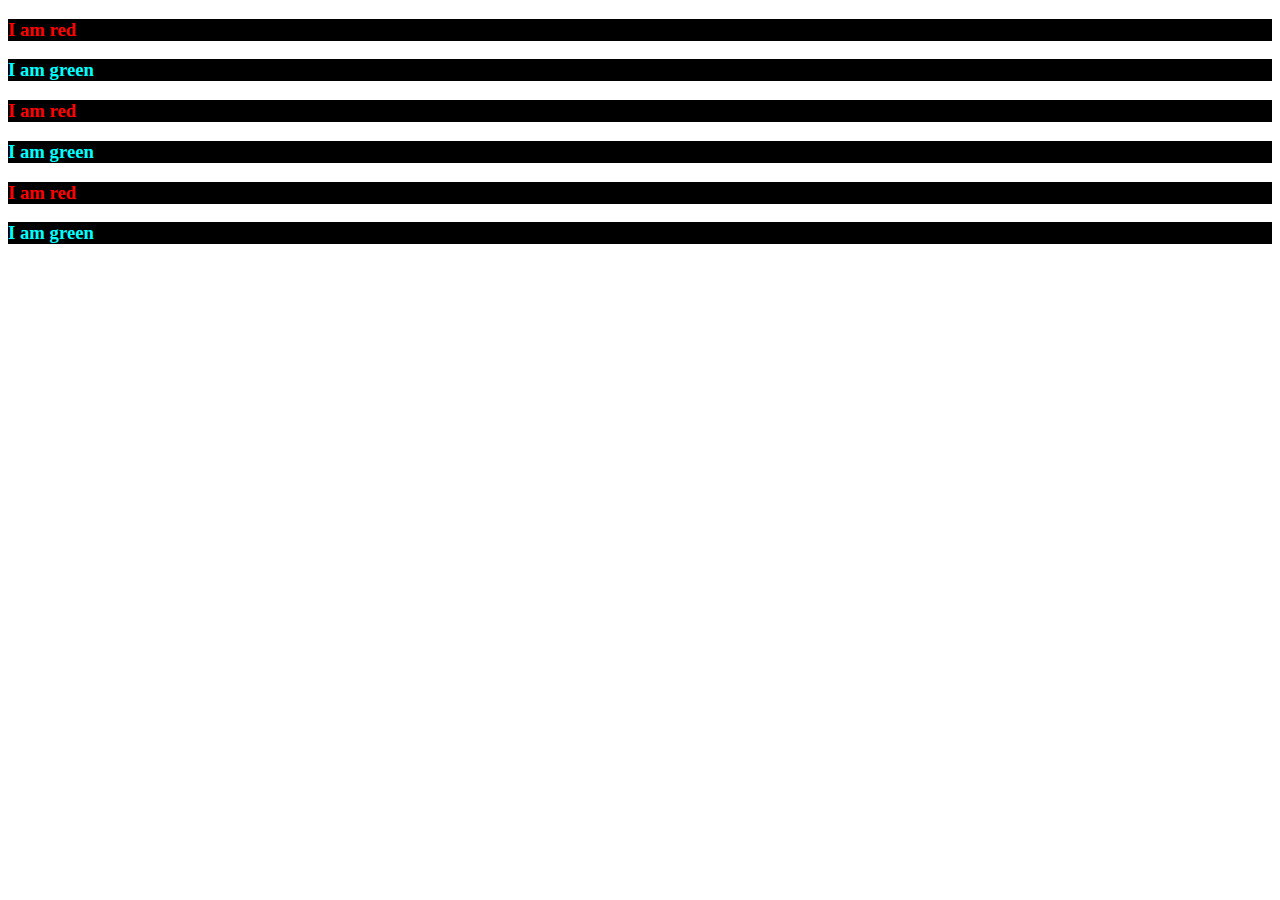
<file: classSelector/index.html>
<!DOCTYPE html>
<html lang="en">
<head>
    <meta charset="UTF-8">
    <meta name="viewport" content="width=device-width, initial-scale=1.0">
    <title>Document</title>
    <link rel="stylesheet" href="./index.css"/>
</head>
<body>
    <h3 class="red">I am red</h3>
    <h3 class="green">I am green</h3>
    <h3 class="red">I am red</h3>
    <h3 class="green">I am green</h3>
    <h3 class="red">I am red</h3>
    <h3 class="green">I am green</h3>
</body>
</html>
</file>
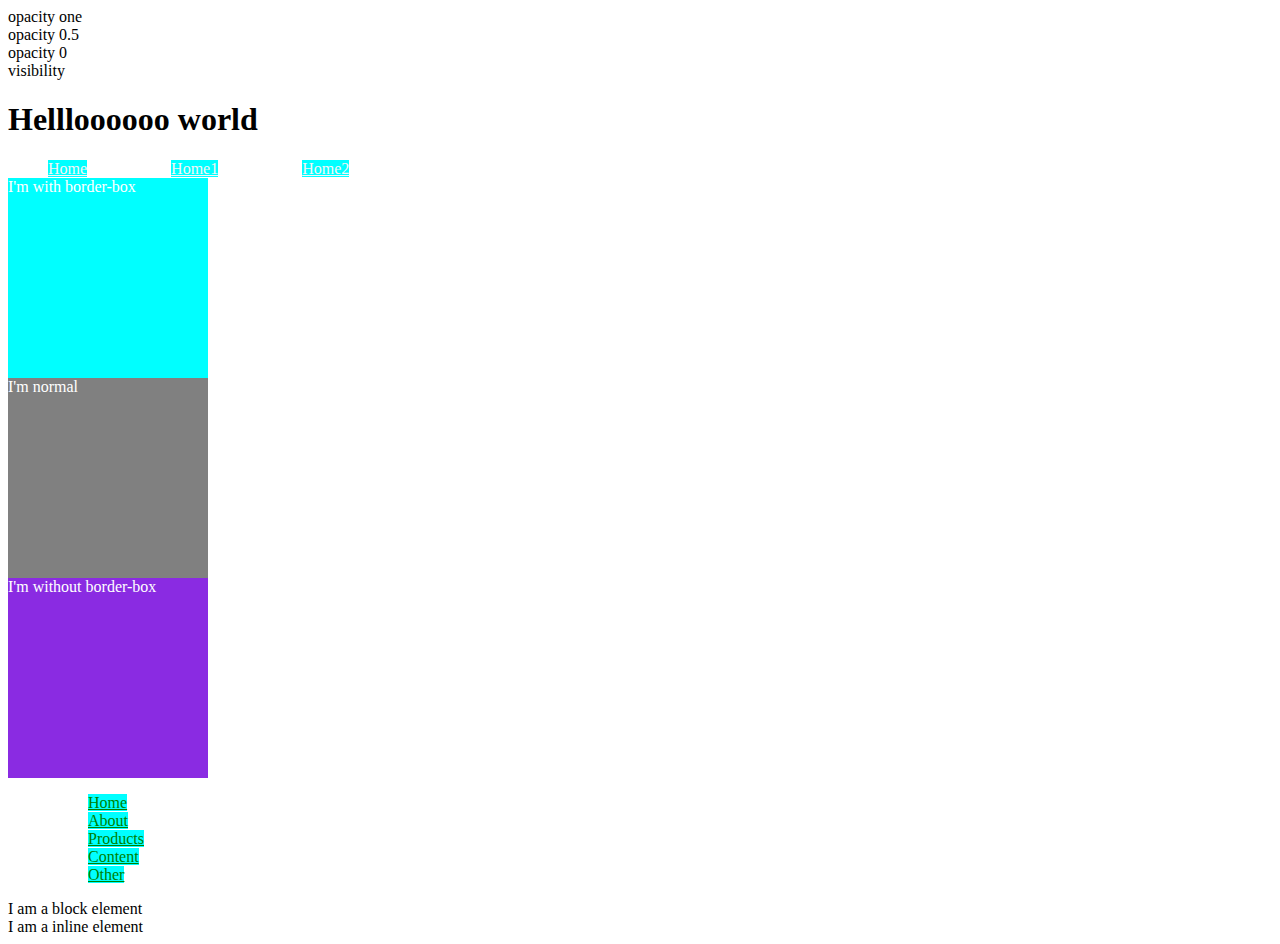
<file: DisplayProperties/index.html>
<!DOCTYPE html>
<html lang="en">
<head>
    <meta charset="UTF-8">
    <meta name="viewport" content="width=device-width, initial-scale=1.0">
    <title>Display property</title>
    <link rel="stylesheet" href="./index.css"/>
</head>
<body>

    <!-- Display;none, Opacity, visibility-->
    <div class="none">none</div>
    <div class="opacity-1">opacity one</div>
    <div class="opacity-5">opacity 0.5</div>
    <div class="opcaity-0">opacity 0</div>
    <div class="visibility">visibility</div>

    <!-- Display inline-block -->
    <h1>Hellloooooo world</h1>
    <a href="#">Home</a>
    <a href="#">Home1</a>
    <a href="#">Home2</a>

    <!-- border box -->
    <div class="box-1">I'm with border-box</div>
    <div class="box-2">I'm normal</div>
    <div class="box-3">I'm without border-box</div>

    <!-- for Navbar property-->
    <ul class="navbar">
        <li><a href="#">Home</a></li>
        <li><a href="#">About</a></li>
        <li><a href="#">Products</a></li>
        <li><a href="#">Content</a></li>
        <a href="#">Other</a>
    </ul>

    <!-- For inline and block property-->
    <div class="block">I am a block element</div>
    <span class="inline">I am a inline element</span>
</body>
</html>
</file>
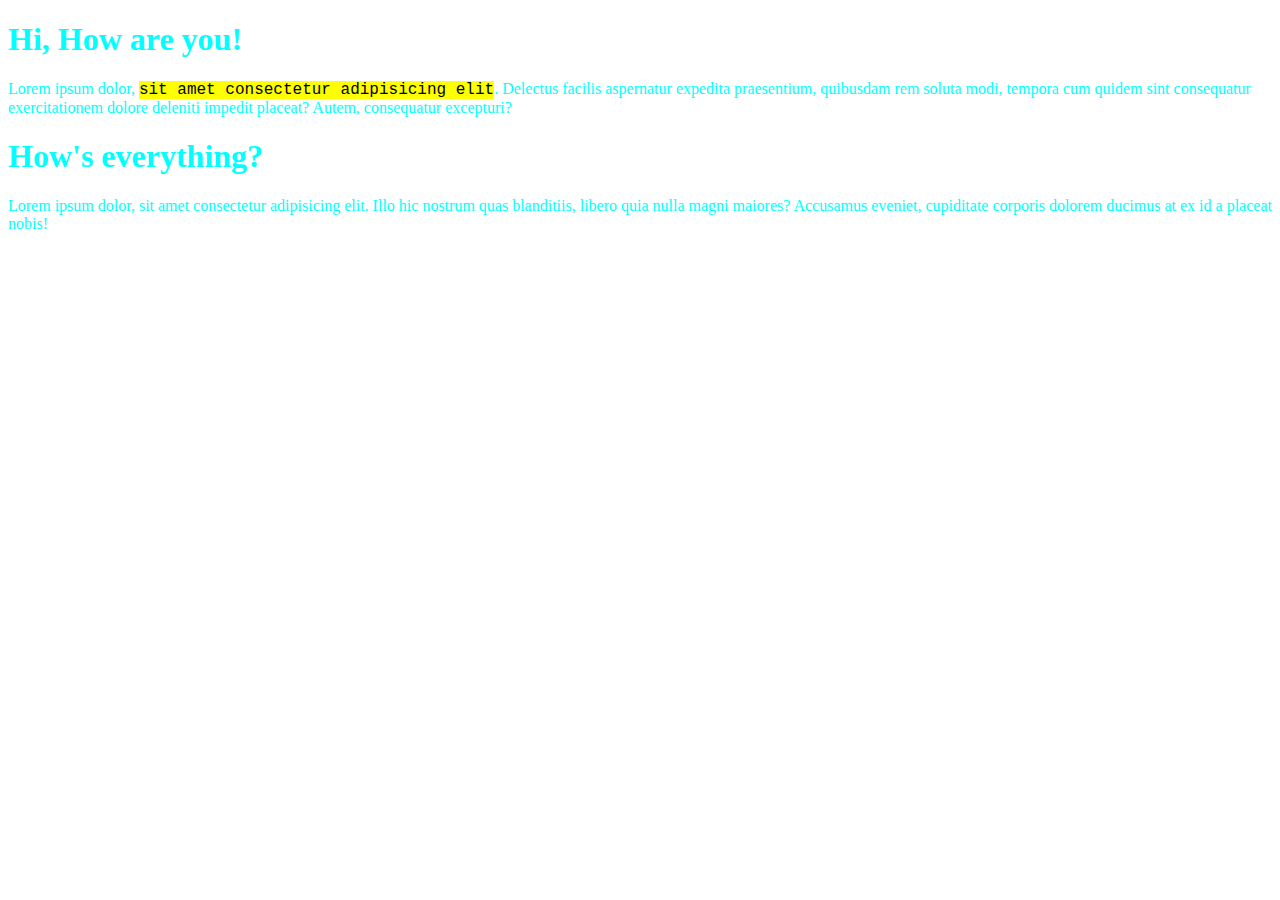
<file: DivAndSpan/index.html>
<!DOCTYPE html>
<html lang="en">
<head>
    <meta charset="UTF-8">
    <meta name="viewport" content="width=device-width, initial-scale=1.0">
    <title>Document</title>
    <link rel="stylesheet" href="./index.css"/>
</head>
<body>
    <div>
        <h1>Hi, How are you!</h1>
        <p>Lorem ipsum dolor, <span>sit amet consectetur adipisicing elit</span>. Delectus facilis aspernatur expedita praesentium, quibusdam rem soluta modi, tempora cum quidem sint consequatur exercitationem dolore deleniti impedit placeat? Autem, consequatur excepturi?</p>
    </div>
    <div>
        <h1>How's everything?</h1>
        <p>Lorem ipsum dolor, sit amet consectetur adipisicing elit. Illo hic nostrum quas blanditiis, libero quia nulla magni maiores? Accusamus eveniet, cupiditate corporis dolorem ducimus at ex id a placeat nobis!</p>
    </div>
</body>
</html>
</file>
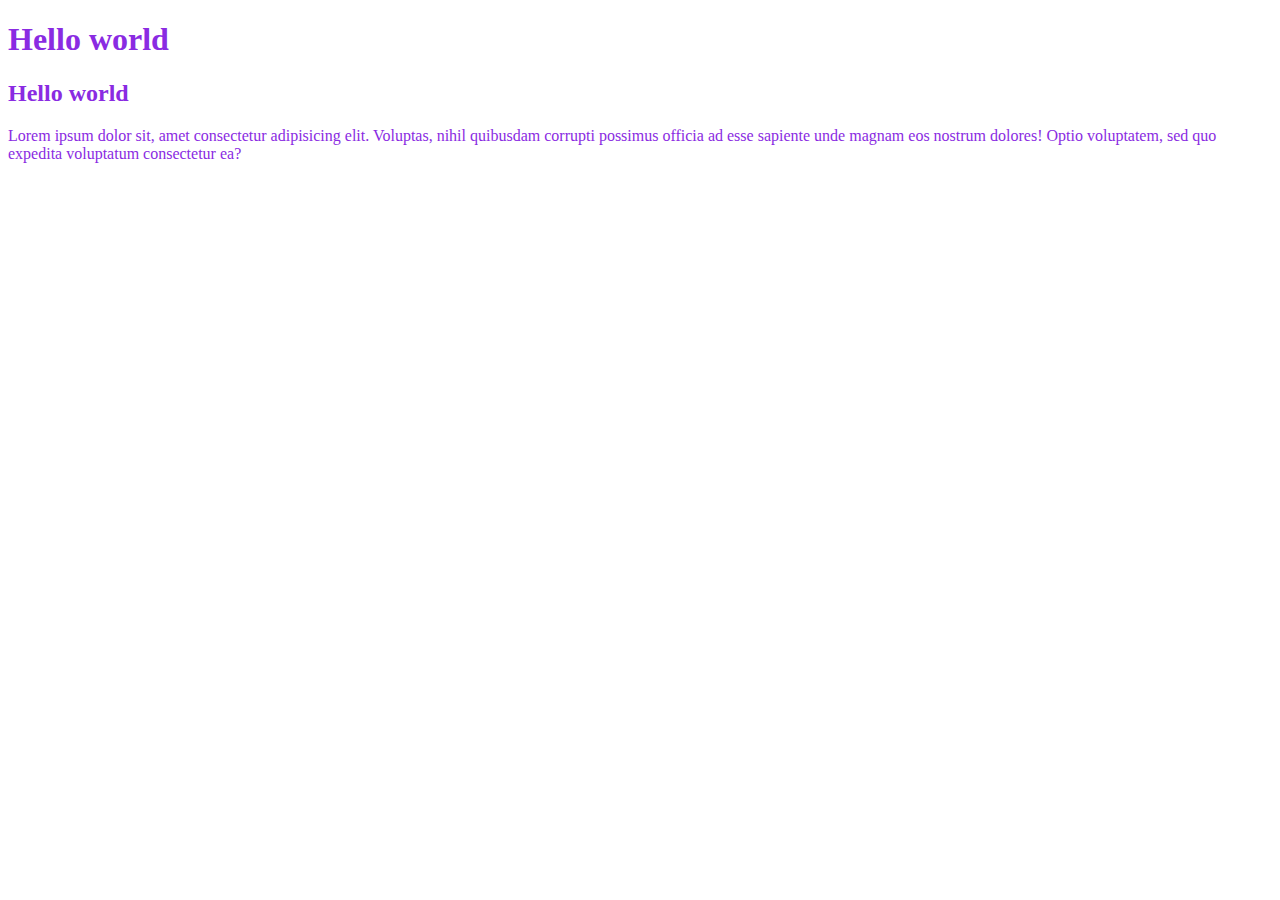
<file: elementSelector/index.html>
<!DOCTYPE html>
<html lang="en">
<head>
    <meta charset="UTF-8">
    <meta name="viewport" content="width=device-width, initial-scale=1.0">
    <title>Document</title>
    <link  rel="stylesheet" href="./index.css"/>
</head>
<body>
    <h1>Hello world</h1>
    <h2>Hello world</h2>
    <p>Lorem ipsum dolor sit, amet consectetur adipisicing elit. Voluptas, nihil quibusdam corrupti possimus officia ad esse sapiente unde magnam eos nostrum dolores! Optio voluptatem, sed quo expedita voluptatum consectetur ea?</p>
</body>
</html>
</file>
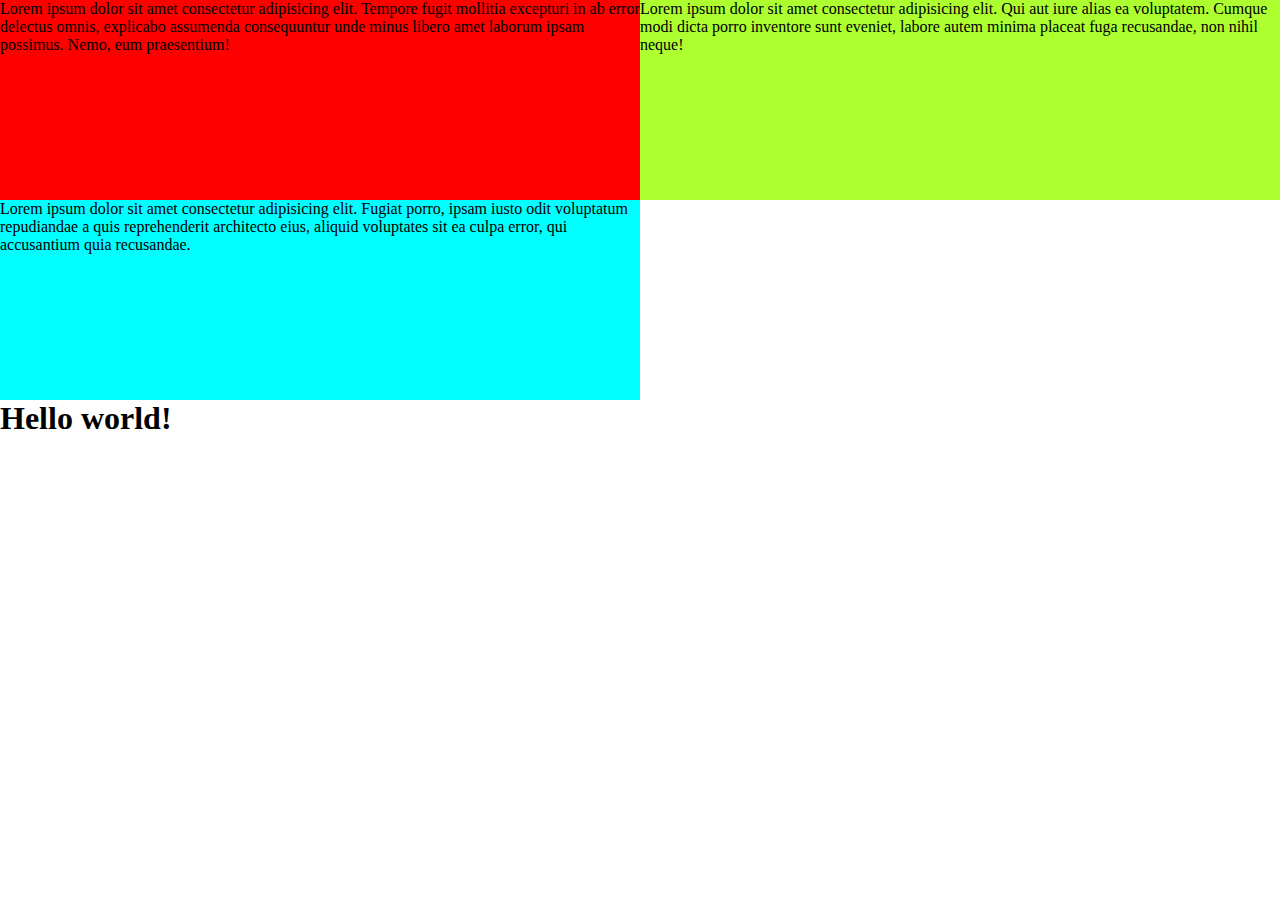
<file: Float/index.html>
<!DOCTYPE html>
<html lang="en">
<head>
    <meta charset="UTF-8">
    <meta name="viewport" content="width=device-width, initial-scale=1.0">
    <title>Exploring Float</title>
    <link rel="stylesheet", href="index.css">
</head>
<body>
    <div class="one">Lorem ipsum dolor sit amet consectetur adipisicing elit. Tempore fugit mollitia excepturi in ab error delectus omnis, explicabo assumenda consequuntur unde minus libero amet laborum ipsam possimus. Nemo, eum praesentium!</div>
    <div class="two">Lorem ipsum dolor sit amet consectetur adipisicing elit. Qui aut iure alias ea voluptatem. Cumque modi dicta porro inventore sunt eveniet, labore autem minima placeat fuga recusandae, non nihil neque!</div>
    <div class="three">Lorem ipsum dolor sit amet consectetur adipisicing elit. Fugiat porro, ipsam iusto odit voluptatum repudiandae a quis reprehenderit architecto eius, aliquid voluptates sit ea culpa error, qui accusantium quia recusandae.</div>
    <h1>Hello world!</h1>
</body>
</html>
</file>
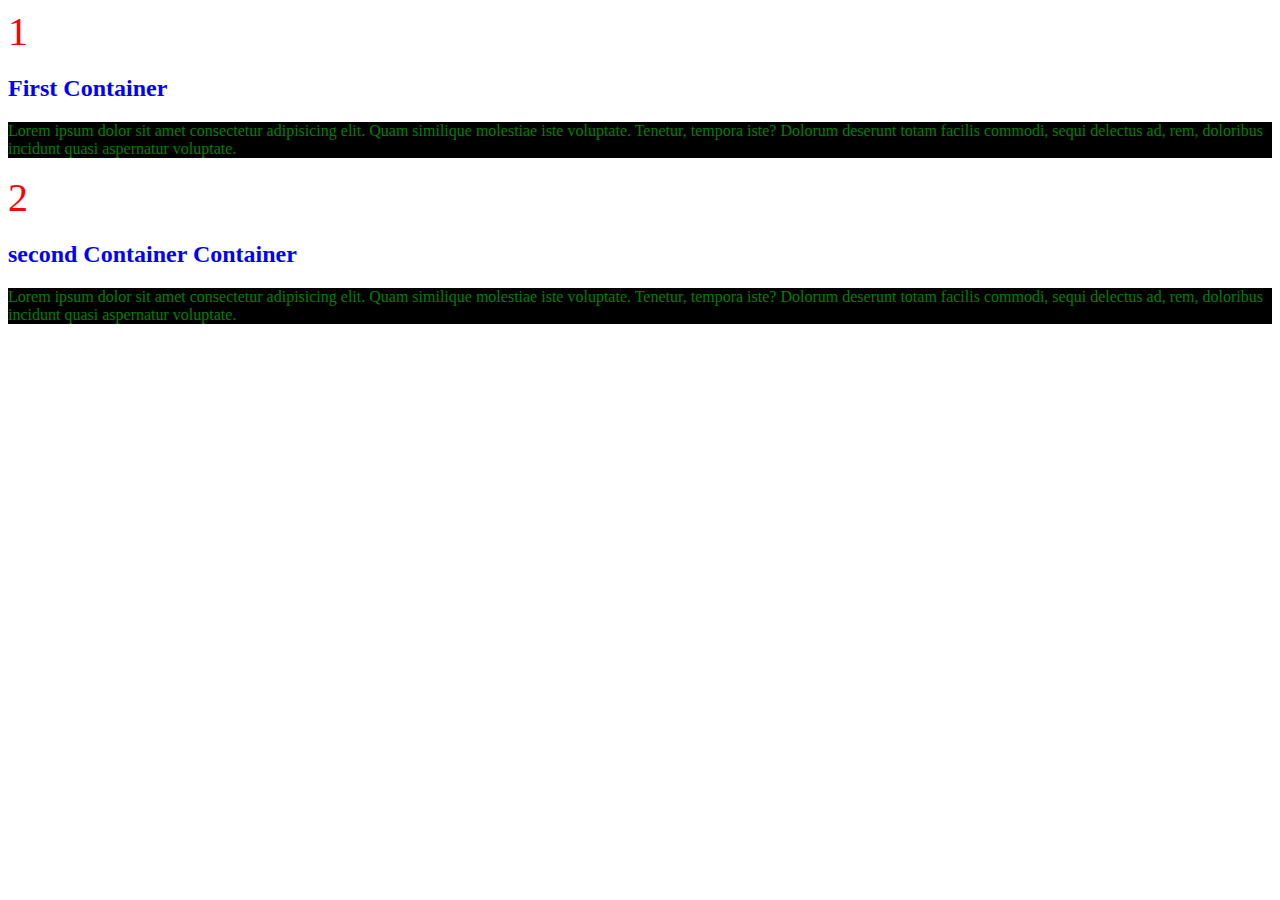
<file: fundamental_proj/index.html>
<!DOCTYPE html>
<html lang="en">
<head>
    <meta charset="UTF-8">
    <meta name="viewport" content="width=device-width, initial-scale=1.0">
    <title>CSS Fundamental</title>
    <link rel="stylesheet" href="./index.css"/>
</head>
<body>
    <!-- First container-->
    <div class="container">
        <span class="icon">1</span>
        <h2 id="title">First Container</h2>
        <p>Lorem ipsum dolor sit amet consectetur adipisicing elit. Quam similique molestiae iste voluptate. Tenetur, tempora iste? Dolorum deserunt totam facilis commodi, sequi delectus ad, rem, doloribus incidunt quasi aspernatur voluptate.</p>
    </div>
    <!-- end of first container-->
     <!-- Second container-->
    <div class="container">
        <span class="icon">2</span>
        <h2 id="title">second Container Container</h2>
        <p>Lorem ipsum dolor sit amet consectetur adipisicing elit. Quam similique molestiae iste voluptate. Tenetur, tempora iste? Dolorum deserunt totam facilis commodi, sequi delectus ad, rem, doloribus incidunt quasi aspernatur voluptate.</p>
    </div>
    <!-- end of second container-->
</body>
</html>
</file>
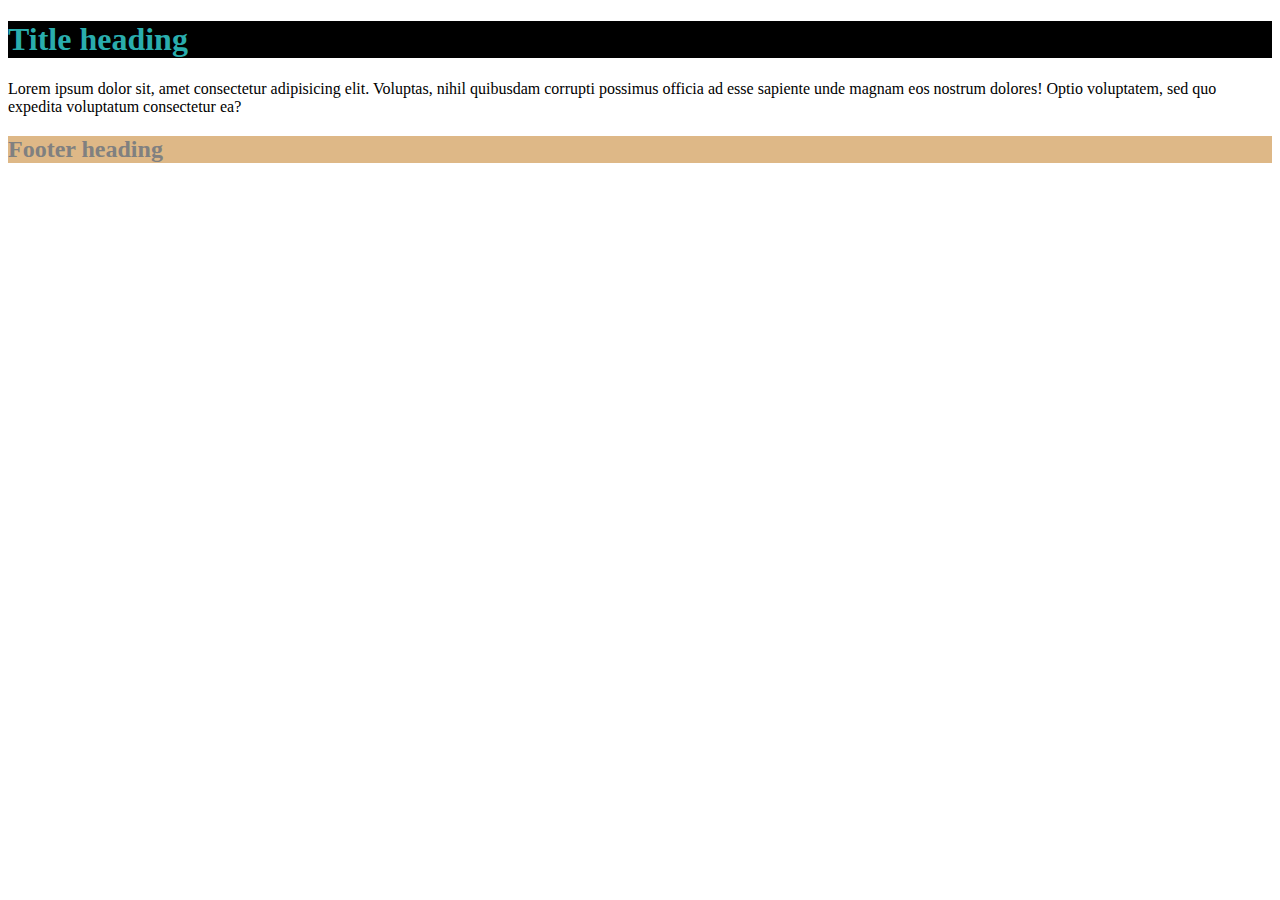
<file: IDsSelector/index.html>
<!DOCTYPE html>
<html lang="en">
<head>
    <meta charset="UTF-8">
    <meta name="viewport" content="width=device-width, initial-scale=1.0">
    <title>Document</title>
    <link  rel="stylesheet" href="./index.css"/>
</head>
<body>
    <!-- here id should be unique, if we want to target multiple elmments with same id than use class instead
     of id because that's the purpose of class not id's-->
    <h1 id="title">Title heading</h1>
    <p>Lorem ipsum dolor sit, amet consectetur adipisicing elit. Voluptas, nihil quibusdam corrupti possimus officia ad esse sapiente unde magnam eos nostrum dolores! Optio voluptatem, sed quo expedita voluptatum consectetur ea?</p>
    <h2 id="footerheading">Footer heading</h2>
</body>
</html>
</file>
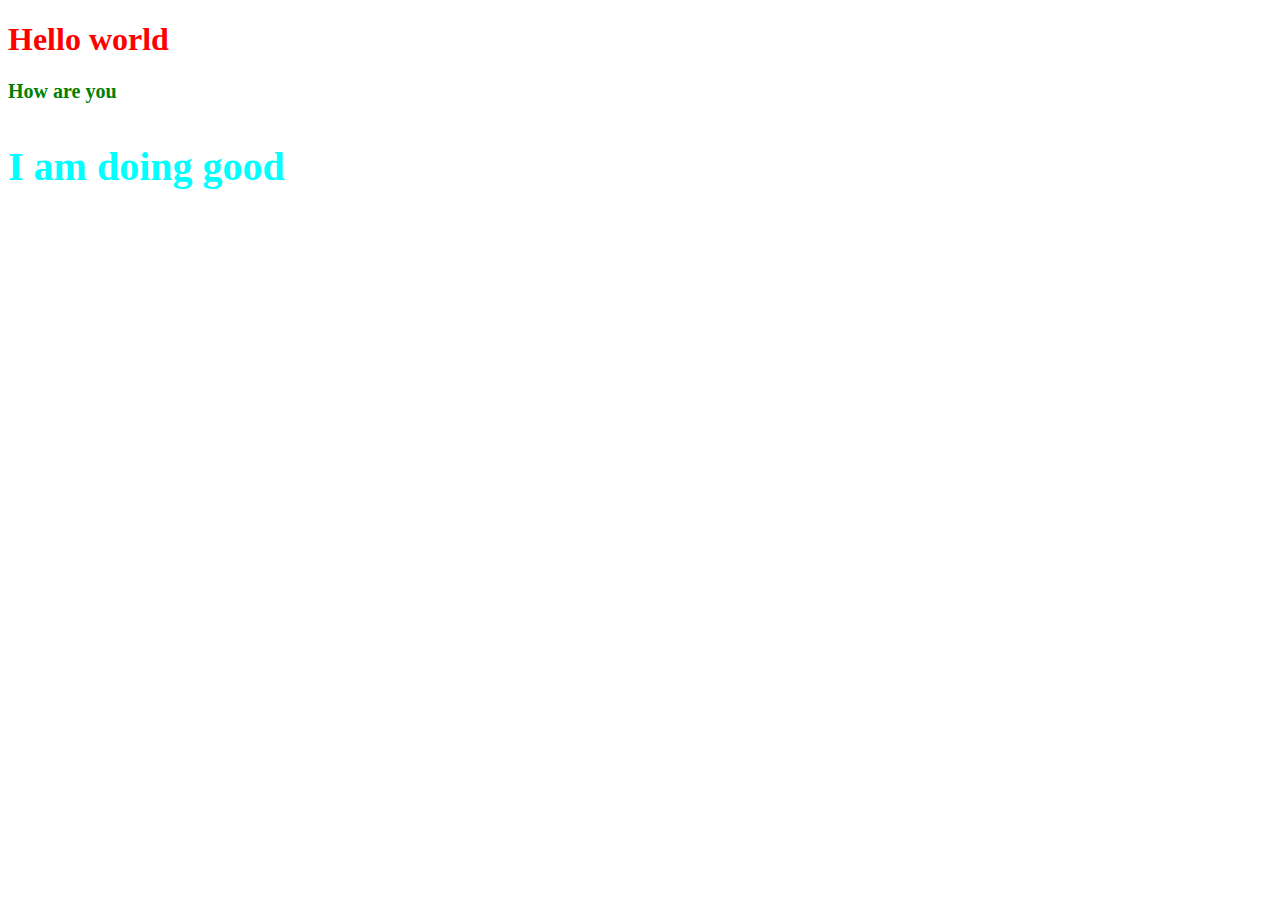
<file: inlineInternalExternalCss/index.html>
<!DOCTYPE html>
<html lang="en">
<head>
    <meta charset="UTF-8">
    <meta name="viewport" content="width=device-width, initial-scale=1.0">
    <title>Document</title>
    <!-- Internal css-->
     
    <style>
        h2{
            color: green;
            font-size: 20px;
        }
    </style>

    <link rel="stylesheet" href="./index.css" />
</head>
<body>
    <!-- inline css-->
    <h1 
        style="color: red;">
        Hello world 
    </h1>
    <h2>How are you </h2>
    <h3>I am doing good</h3>
</body>
</html>

<!-- Note = If we manipulate the h3 tag using internal css than those manipulated values will apply in web
 and if we modifiy the internal css or extrenal css using inline css than the values of inline css will be applied on web-->
</file>
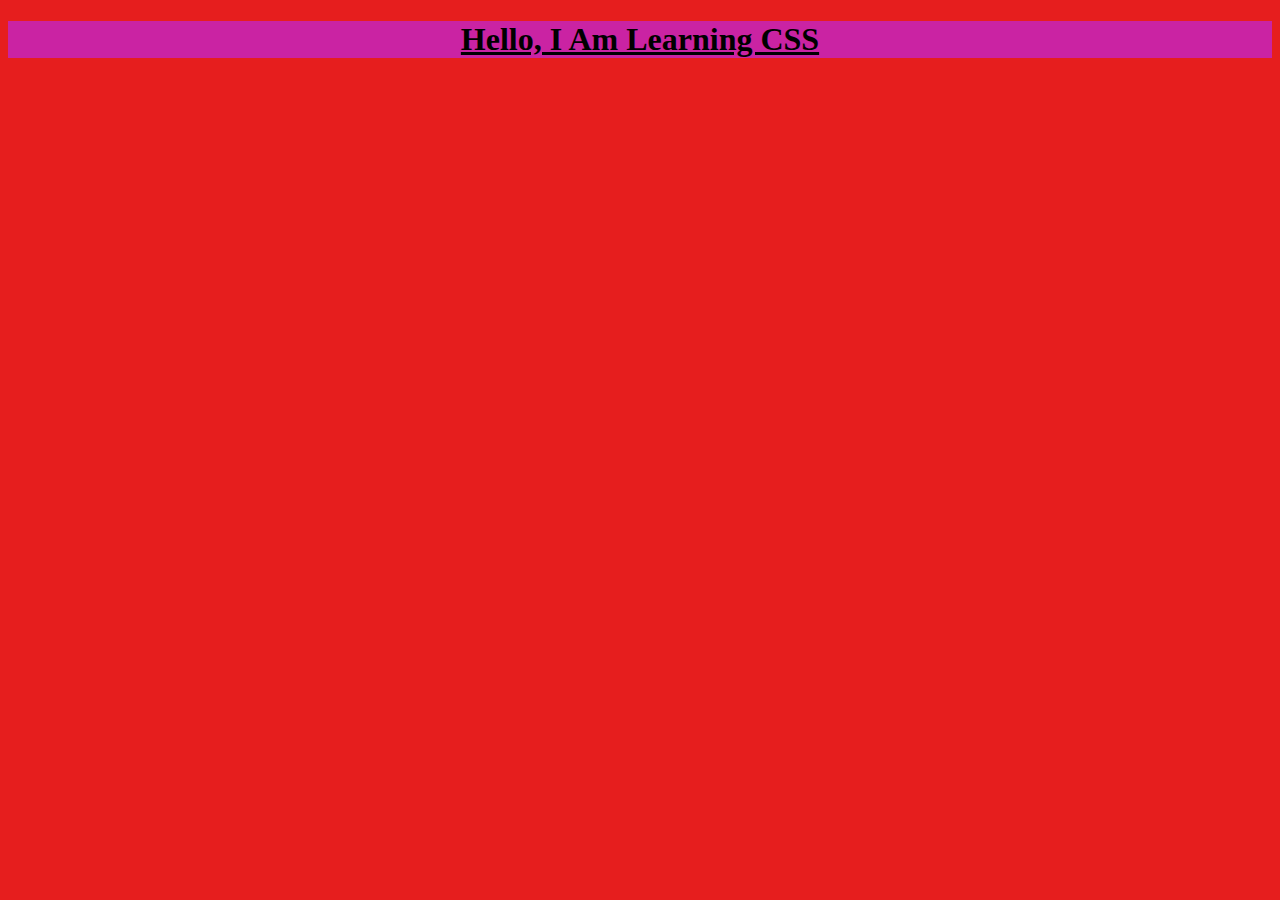
<file: media query/index.html>
<!DOCTYPE html>
<html lang="en">
<head>
    <meta charset="UTF-8">
    <meta name="viewport" content="width=device-width, initial-scale=1.0">
    <title>Media query</title>
    <link rel="stylesheet" href="index.css"/>
</head>
<body>
    <div class="banner">
        <h1>Hello, I am learning CSS</h1>
    </div>
</body>
</html>
</file>
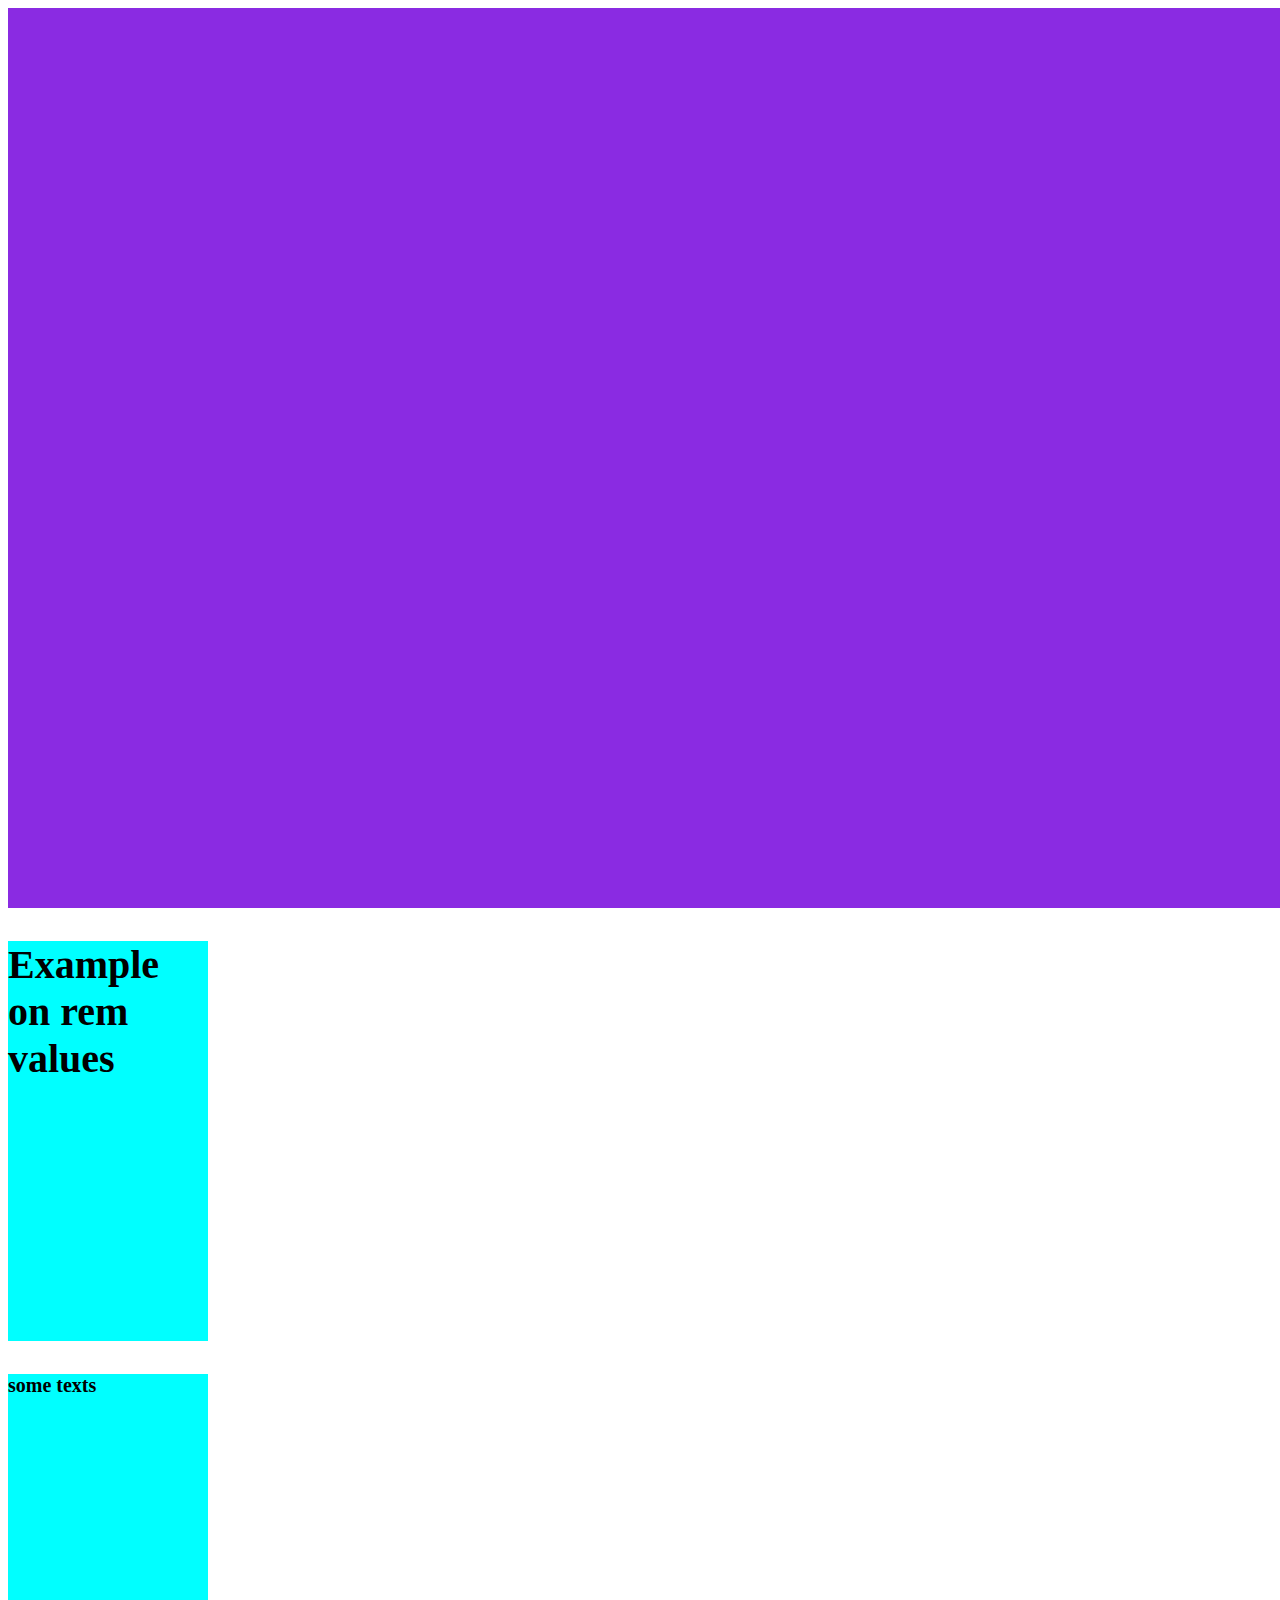
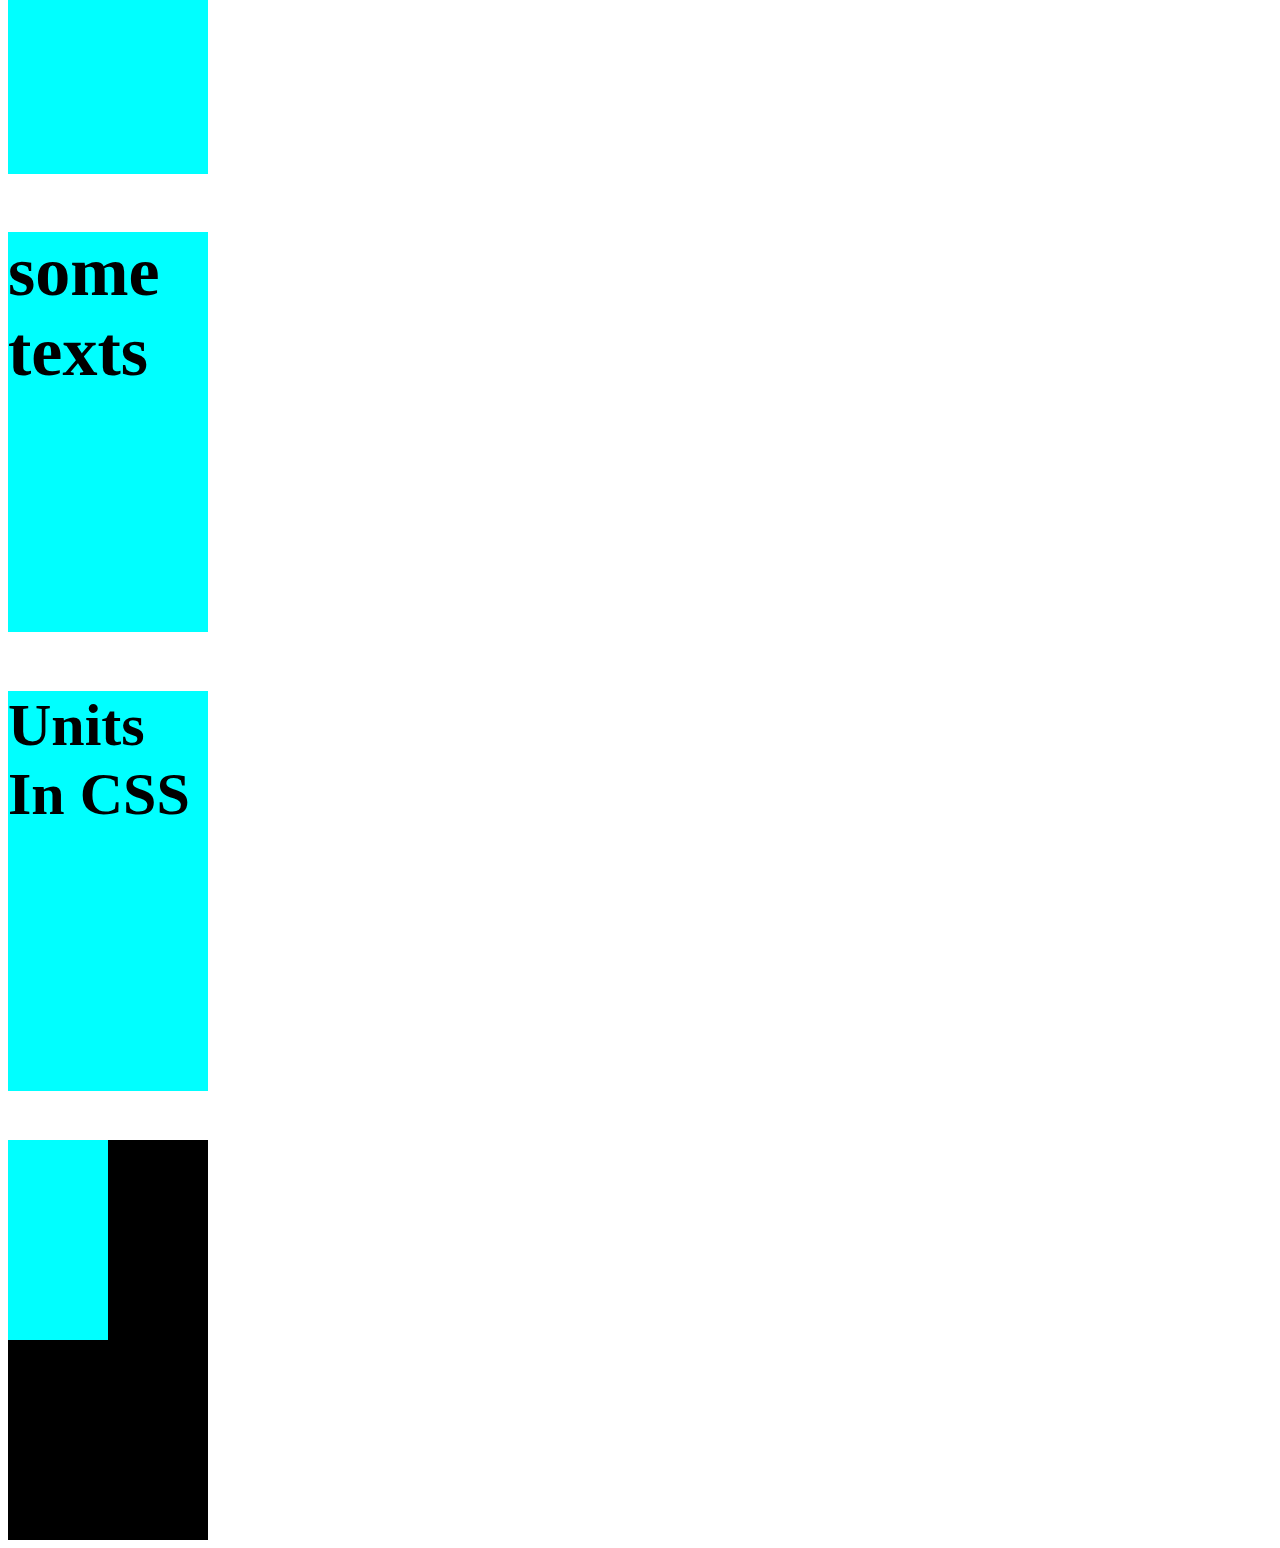
<file: pexelsWidhHeight/index.html>
<!DOCTYPE html>
<html lang="en">
<head>
    <meta charset="UTF-8">
    <meta name="viewport" content="width=device-width, initial-scale=1.0">
    <title>pexelsWidthAndHeight</title>
    <link rel="stylesheet" href="index.css"/>
</head>
<body>
    <!-- example based on viewport-->
     <!-- here as we have no. of div for various example this will use the 100% of the div only not the whole screen-->
     <div class="hero"></div>
    <!-- example on rem-->
     <div>
        <h2 class="remexample">
            Example on rem values
        </h2>
     </div>
    <!-- example for em-->
    <div>
        <h2 class="relative">some texts</h2>
    </div>
    <div>
        <h2 class="absolute">some texts</h2>
    </div>
    <h2>Units In CSS</h2>
    <!-- example for percentage unit-->
     <div class="outer">
        <div class="inner"></div>
     </div>
</body>
</html>
</file>
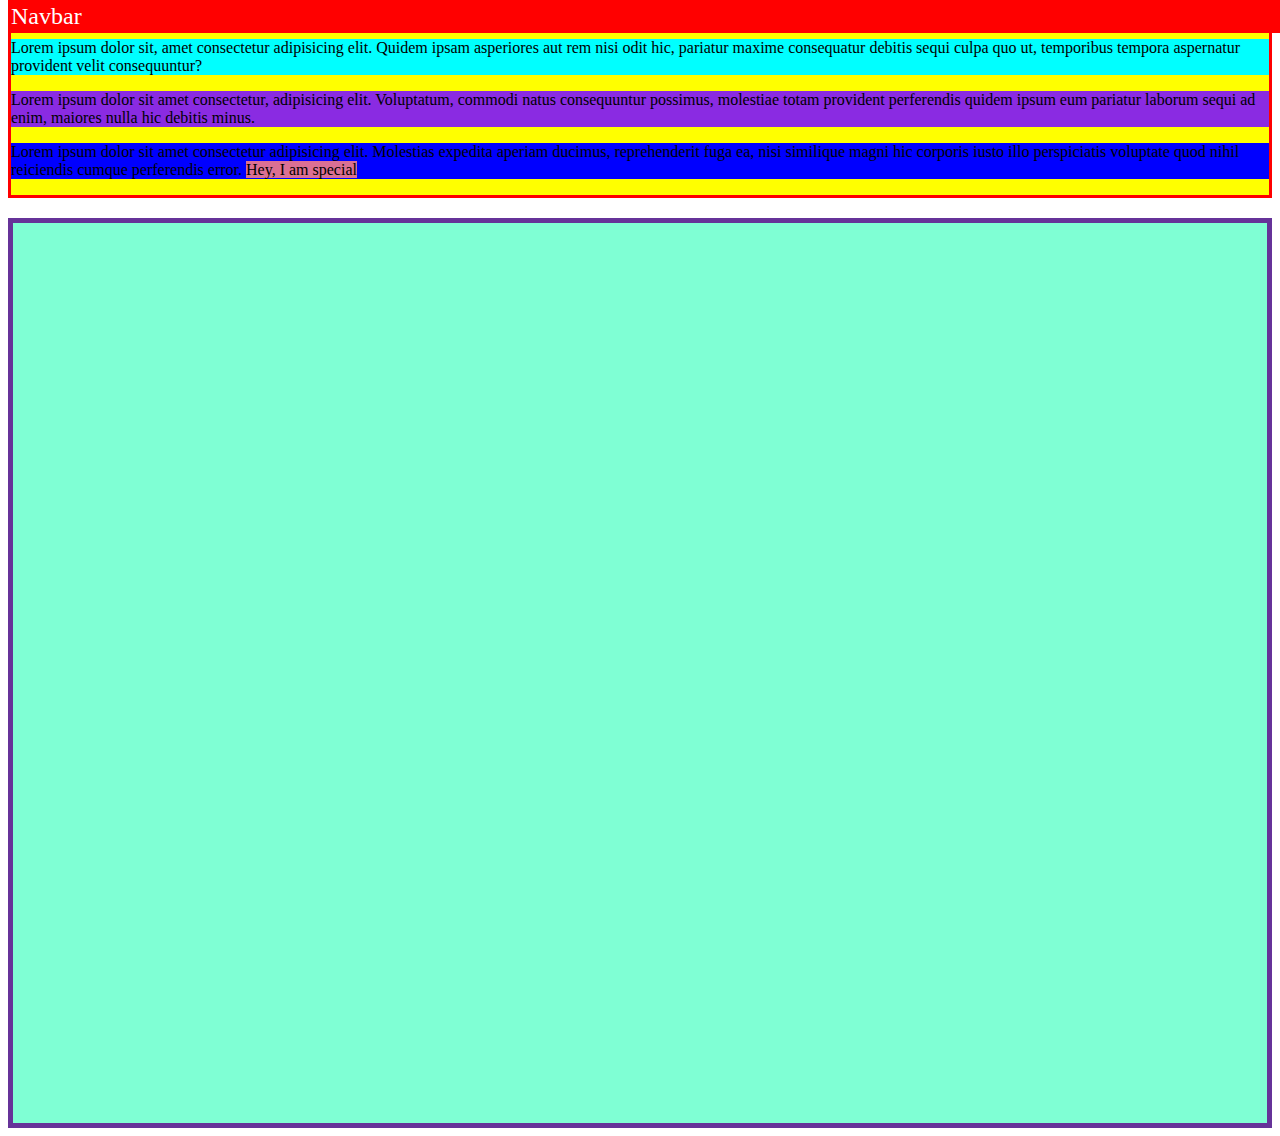
<file: Positions/index.html>
<!DOCTYPE html>
<html lang="en">
<head>
    <meta charset="UTF-8">
    <meta name="viewport" content="width=device-width, initial-scale=1.0">
    <title>Document</title>
    <link rel="stylesheet" href="index.css">
</head>
<body>
    <!-- for the example of postion fixed-->
    <div class="navbar">
        navbar
    </div>
    <!-- for the example of position relative and absolute-->
    <div>
        <p class="one">Lorem ipsum dolor sit, amet consectetur adipisicing elit. Quidem ipsam asperiores aut rem nisi odit hic, pariatur maxime consequatur debitis sequi culpa quo ut, temporibus tempora aspernatur provident velit consequuntur?</p>
        <p class="two">Lorem ipsum dolor sit amet consectetur, adipisicing elit. Voluptatum, commodi natus consequuntur possimus, molestiae totam provident perferendis quidem ipsum eum pariatur laborum sequi ad enim, maiores nulla hic debitis minus.</p>
        <p class="three">Lorem ipsum dolor sit amet consectetur adipisicing elit. Molestias expedita aperiam ducimus, reprehenderit fuga ea, nisi similique magni hic corporis iusto illo perspiciatis voluptate quod nihil reiciendis cumque perferendis error.

            <span class="special">Hey, I am special</span>
        </p>
    </div>
    <div class="other"></div>
</body>
</html>
</file>
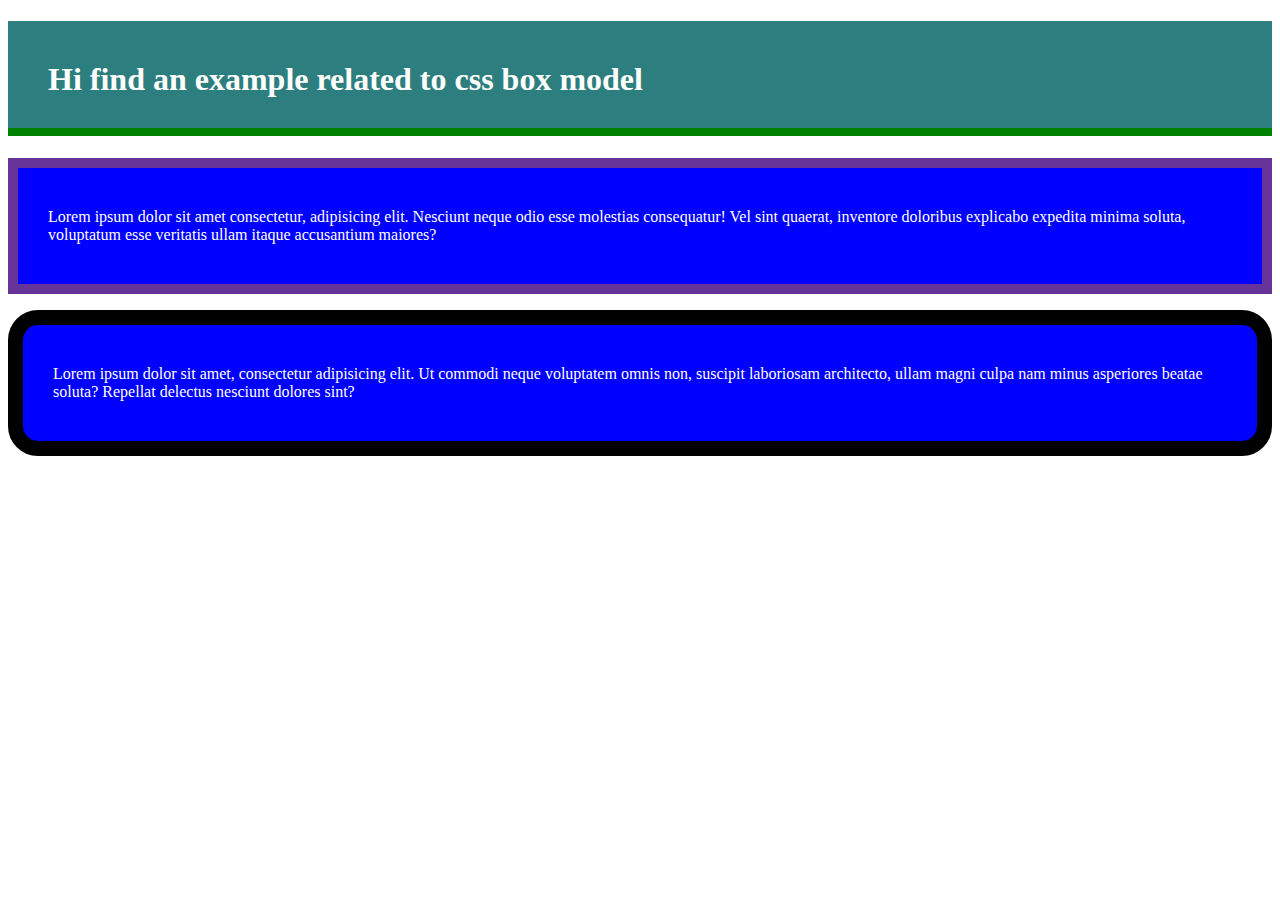
<file: cssBoxModel/boxmodel.html>
<!-- /** Each and every element in css is represented as a box **/-->

<!DOCTYPE html>
<html lang="en">
<head>
    <meta charset="UTF-8">
    <meta name="viewport" content="width=device-width, initial-scale=1.0">
    <title>CSS Box Model</title>
    <link rel="stylesheet" href="./boxmodel.css"/>
</head>
<body>
    <h1>Hi find an example related to css box model</h1>
    <p>Lorem ipsum dolor sit amet consectetur, adipisicing elit. Nesciunt neque odio esse molestias consequatur! Vel sint quaerat, inventore doloribus explicabo expedita minima soluta, voluptatum esse veritatis ullam itaque accusantium maiores?</p>

    <!-- example for border radius-->
     <p id="border">Lorem ipsum dolor sit amet, consectetur adipisicing elit. Ut commodi neque voluptatem omnis non, suscipit laboriosam architecto, ullam magni culpa nam minus asperiores beatae soluta? Repellat delectus nesciunt dolores sint?</p>
</body>
</html>
</file>
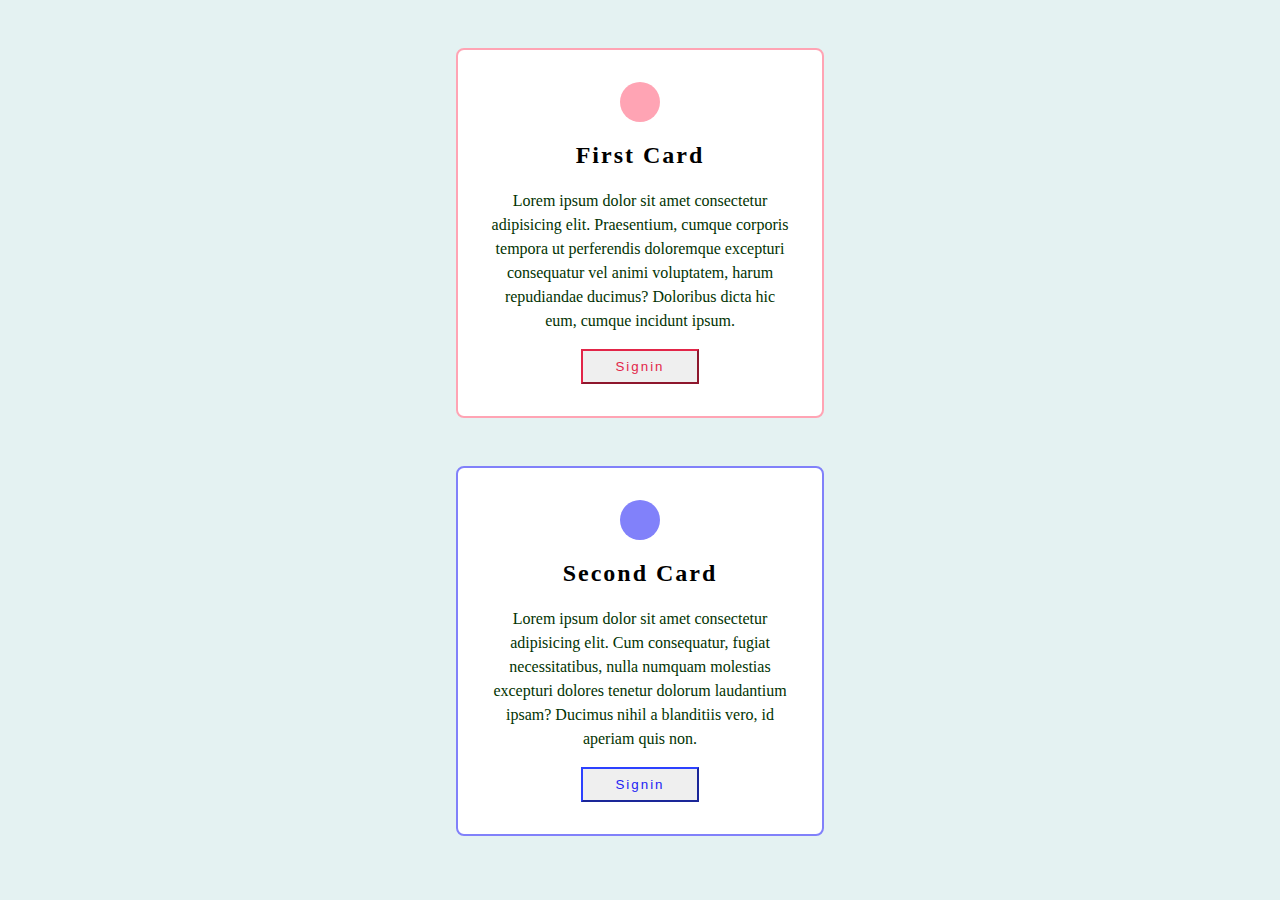
<file: cssBoxModel/proj.html>
<!DOCTYPE html>
<html lang="en">
<head>
    <meta charset="UTF-8">
    <meta name="viewport" content="width=device-width, initial-scale=1.0">
    <title>Box model project</title>
    <link rel="stylesheet" href="./proj.css"/>
</head>
<body>
    <div class="card card-1">
        <div class="icon"></div>
        <h2 class="title">First card</h2>
        <p class="text">Lorem ipsum dolor sit amet consectetur adipisicing elit. Praesentium, cumque corporis tempora ut perferendis doloremque excepturi consequatur vel animi voluptatem, harum repudiandae ducimus? Doloribus dicta hic eum, cumque incidunt ipsum.</p>
        <button class="btn btn-pink">signin</button>
    </div>
    <div class="card card-2">
        <div class="icon"></div>
        <h2 class="title">Second card</h2>
        <p class="text">Lorem ipsum dolor sit amet consectetur adipisicing elit. Cum consequatur, fugiat necessitatibus, nulla numquam molestias excepturi dolores tenetur dolorum laudantium ipsam? Ducimus nihil a blanditiis vero, id aperiam quis non.</p>
        <button class="btn btn-blue">signin</button>
    </div>
</body>
</html>
</file>
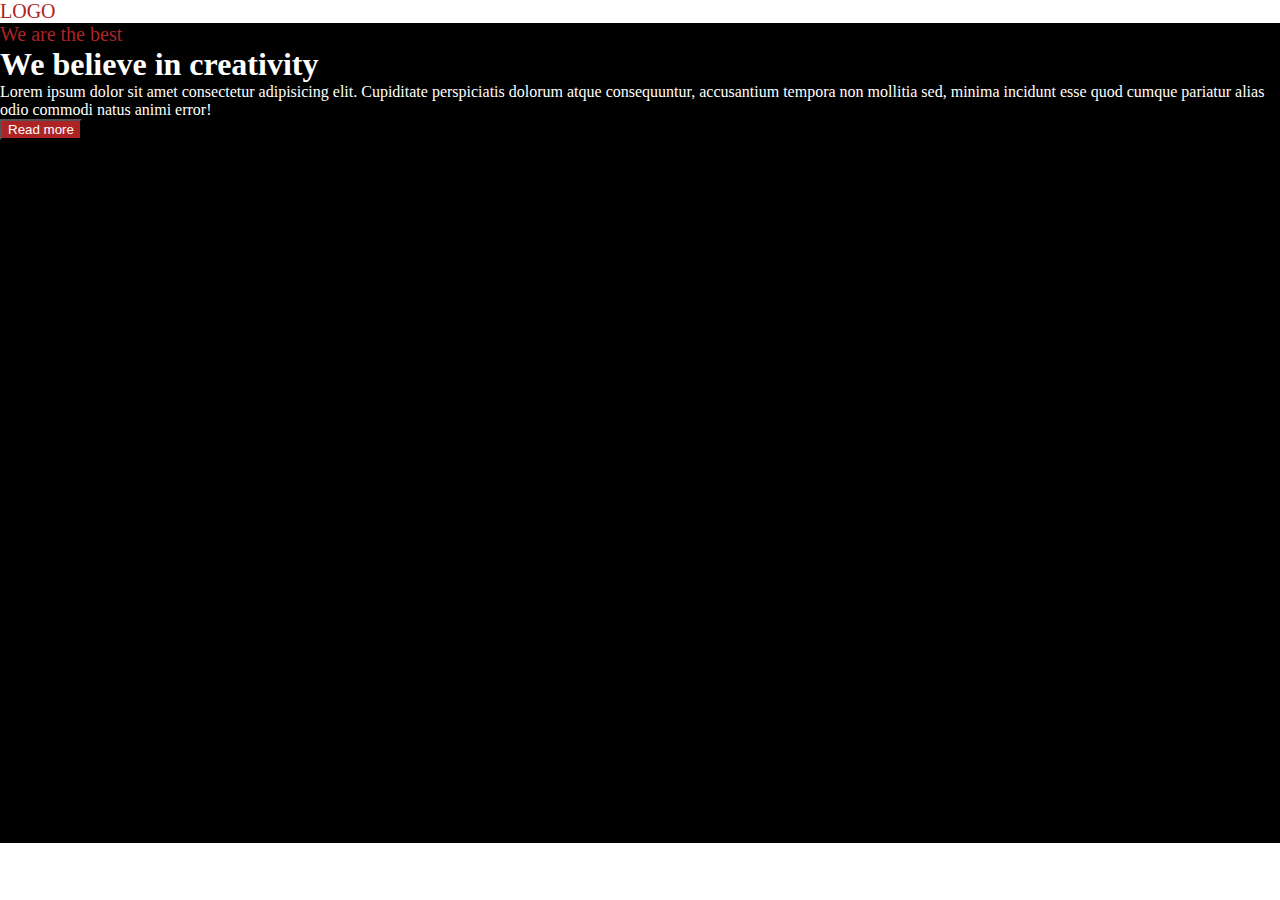
<file: pexelsWidhHeight/proj.html>
<!DOCTYPE html>
<html lang="en">
<head>
    <meta charset="UTF-8">
    <meta name="viewport" content="width=device-width, initial-scale=1.0">
    <title>Unit project</title>
    <link rel="stylesheet" href="./proj.css"/>
</head>
<body>
    <div id="navar">
        <span class="logo">LOGO</span>
    </div>
    <div class="hero">
        <span>We are the best</span>
        <h1>We believe in creativity</h1>
        <p>Lorem ipsum dolor sit amet consectetur adipisicing elit. Cupiditate perspiciatis dolorum atque consequuntur, accusantium tempora non mollitia sed, minima incidunt esse quod cumque pariatur alias odio commodi natus animi error!</p>
        <button class="hero-btn">Read more</button>
    </div>
</body>
</html>
</file>
<file: classSelector/index.css>
.green {
    color: aqua;
    background-color: black;
    font-family: cursive;
}

.red {
    color: red;
    background-color: black;
    font-family: cursive;
}
</file>
<file: DisplayProperties/index.css>
/**
Elements have it set by default
BLOCK = Always starts a new line and span full width
INLINE = Does not starts a new line and spans only content
**/

/* .block {
    background-color: aqua;
    color: red;
    display: inline;
}

.inline {
    background-color: blue;
    color: white;
    display: block;
} */

/** 
BLOCK = Browser respects top/bottom, width/height margin
INLINE = does not respoect top/bottom, width/height margin 
**/

ul li {
    list-style-type: none;
}
/* * If I want to select the links within the list items than I can go like this**/
/* ul li a{
    color: orange;
} */

/** If I want to select all link than I can go like this**/
ul a {
    color: green;
}

/** Border-box properties**/
/** Box-sizing the default is "content box"**/

/** If we explicity add padding in the box, the box will get bigger, for that If we use box-sizing:border-box than padding will 
    be done within the element
**/

.box-1, .box-2, .box-3 {
    height: 200px;
    width: 200px;
    color: white;
    box-sizing: border-box;
}

.box-1 {
    background-color: aqua;
}

.box-2 {
    background-color: grey;
}

.box-3 {
    background-color: blueviolet;
}

/** display: inline-block property**/
/** As we know that inline element doesn't support margin padding width height because of browser's default behaviour.
    So for that we need to provide the property as display: block, because of this the new line inserted, so waht about
    we want the padding height width and so on without a new line for this we use the  display: inline-block property 
    to add the properties withoput adding a new line
**/

a {
    background-color: aqua;
    color: whitesmoke;
    margin: 20px 40px;
    height: 30px;
}

/** 
  display:  none = Remove from the flow, hide the element and callpase the space
  opacity:0, visibility:hidden = hides the element preserve the space
**/

.none{
    display: none;
}
</file>
<file: DivAndSpan/index.css>
/** div is used to group multiple components and span is used to group inline components**/

div{
    color: aqua;
    font-family: cursive;
}

span {
    color: black;
    font-family: 'Courier New', Courier, monospace;
    background-color: yellow;
}
</file>
<file: elementSelector/index.css>
/** Element selector **/
/* h1{
    color: green;
    font-size: 40px;
}
h2 {
    color: blue;
    font-size: 20px;
}

p{
    width: 50%;
    color: aqua;
    font-family: cursive;
} */

/** Grouping selector**/

h1, h2, p{
  color: blueviolet;
  font-family: cursive;
}
</file>
<file: Float/index.css>
*{
    margin: 0;
    padding: 0;
    box-sizing: border-box;
}

.one{
    height: 200px;
    width: 50%;
    float: left;
    background-color: red;
}

.two{
    height: 200px;
    width: 50%;
    float: left;
    background-color: greenyellow;
}
.three{
    height: 200px;
    width: 50%;
    float: left;
    background-color: aqua;
}

/** as we have 50% of the width and if we add other element than it will occupy that space
Just to clear that we need to add clear property so that the other elemnt can start with ne w line
**/

h1{
    clear: both;
}
</file>
<file: fundamental_proj/index.css>
.icon {
    font-size: 40px;
    color: red;
}

#title {
    color: blue;
}

.container p{
    color: green;
    background-color: black;
}
</file>
<file: IDsSelector/index.css>
/** Id's selector**/

#title {
    color: rgb(42, 173, 173);
    background-color: black;
}

#footerheading {
    color: grey;
    background-color: burlywood;
}
</file>
<file: inlineInternalExternalCss/index.css>
h3{
    color: aqua;
    font-family: cursive;
    font-size: 40px;
}
</file>
<file: media query/index.css>
/** 
 Media query
 Responsive designs
 style element on different screen sizes
 min-width - starting from
 max-width - up to
**/

body {
    background-color: yellow;
}

.banner {
    background-color: aqua;
    text-align: center;
    text-decoration: underline;
    text-transform: capitalize;
}

@media screen and (min-width: 576px) {
    body {
        background-color: rgb(230, 30, 30);
    }
    
    .banner {
        background-color: rgb(202, 35, 163);
        text-align: center;
        text-decoration: underline;
        text-transform: capitalize;
    }
    
}
</file>
<file: pexelsWidhHeight/index.css>
/** Here 60px means 60px in small screem as well as 60px in big screen**/
/** 
  pexels are the absolute values. we might be carefull using it depending upon the screen size, 
  may be it look good for other size screen and may not look good for anothet size screen.
**/
h2{
    font-size: 60px;
    background-color: aqua;
    width: 200px;
    height: 400px
}

/** percentage are the realtive UNIT/VALUE depending upon the parent **/

.outer {
    background-color: black;
    width: 200px;
    height: 400px
}

.inner {
    background-color: aqua;
    width: 50%;
    height: 50%;
}

/** em are the relative value depending on parent 
1em = 16px default browser style
2em = 16 px * 2 = 32px
.....
**/

/**here in div I have modify the base value from 16 px to 10 px so the
2 em will be the 20 px**/
div {
    font-size: 10px;
}

.absolute {
    font-size: 70px;
}

.relative{
    font-size: 2em;
}

/** here rem which is a relative values depending upon the root not on parent
we can modify it like either chnage the default browser setting or chnage the root element like html
it's also like 1 rem = 16 px(default value) * 1
**/

html{
    font-size: 20px;
}

.remexample {
    font-size: 2rem;
}

/** VIEWPORT units**/
/**
vh - height - percentage of the screen
vw - height - percentage of the screen
**/

.hero {
    background-color: blueviolet;
    height: 100vh;
    width: 100vw;
}
</file>
<file: Positions/index.css>
/** 
Position static-  default behaviour, 
always positioned according to the normal flow

Position Relative- position relative, to it's normal position
unlike static we can use top, bottom, left and right

position Absolute- relativbe but with the parent position relative
**/

.navbar {
    background-color: red;
    color: white;
    font-size: 1.5rem;
    text-transform: capitalize;
    position: fixed;
    margin-top: 0;
    top: 0;
    width: 100%;
}

div{
    background-color: yellow;
    margin-top: 20px;
    /* padding: 20px; */
    border: 3px solid red;
}

.one{
    background-color: aqua;
    top: 400px;
    /* position: relative; */
}

.two{
    background-color: blueviolet;
}
.three{
    background-color: blue;
}

/** I will keep position relative at div than whatever chnages I will make in special class
it will behave with respect of div
**/

.special {
    top: 0;
    left: 0;
    /* position: absolute; */
    background-color: palevioletred;
    color: black;
}

.other{
    height: 100vh;
    border: 5px solid rebeccapurple;
    background-color: aquamarine;
}
</file>
<file: cssBoxModel/boxmodel.css>
/** Each and every element in css is represented as a box **/

h1, p {
    color: white;
}
h1{
    background-color: rgb(45, 126, 126);
    padding-left: 40px;
    padding-right: 30px;
    padding-top: 40px;
    padding-bottom: 30px;

    /** here sequence is important**/
    /** first to define width then style and then color**/
    /* border: 1rem dotted red; */

    /** example just to have border at one side like bottom**/
    border-bottom: 0.5rem solid green;
}

/** Same we can do with the margin and borders**/
p {
    background-color: blue;
    /** here I have keep padding as 40px which will for all top bottom left right**/
    padding: 40px;
    /** first value is going to represent top and bottom and second value is going to represent left and right**/
    padding: 40px 30px;

    /** long way to do this, short is in h1**/
    border-style: solid;
    border-width: 10px;
    border-color: rebeccapurple;
}

/** example for border-radius**/

#border {
    border: solid 15px black;
    /** By setting the border radius we can have the dges of the elements**/
    border-radius: 30px;
}
</file>
<file: cssBoxModel/proj.css>
body {
    background: #e4f2f2;
}

.card {
    background: #fff;
    padding: 2rem 2rem;
    text-align: center;
    max-width: 300px;
    margin: 3rem auto;
    border-radius: 0.5rem;
    border: 1px solid black;
}

.card-1 {
    border-color: rgb(255, 164, 180);
    border-width: 2px;
}

.card-2 {
    border-color: rgb(129, 129, 250);
    border-width: 2px;
}

.icon {
    width: 40px;
    height: 40px;
    background: red;
    border-radius: 50%;
    margin: 0 auto;
}

.card-1 .icon {
    background-color: rgb(255, 164, 180);
} 

.card-2 .icon {
    background-color: rgb(129, 129, 250);
}

.title {
    text-transform: capitalize;
    letter-spacing: 2px;
}

.text{
    line-height: 1.5;
    color: rgb(2, 51, 2);
}

.btn {
    letter-spacing: 2px;
    text-transform: capitalize;
    padding: 0.5rem 2rem;
}

.btn-pink{
    color: rgb(226, 37, 72);
    border-color: rgb(226, 37, 72)
}

.btn-blue{
    color: rgb(33, 33, 244);
    border-color: rgb(41, 60, 236)
}
</file>
<file: pexelsWidhHeight/proj.css>
* {
  margin: 0;
}

#navbar {
    height: 5rem;
}

.logo {
    color: rgb(174, 35, 35);
    font-size: 20px;
}

.hero {
    min-height: calc(100vh - 5rem);
    background-color: black;
    color: white;
}

.hero span{
    color: rgb(174, 35, 35);
    font-size: 20px;
}

.hero-btn {
    background-color: rgb(174, 35, 35);
    color: #fff;
}
</file>
